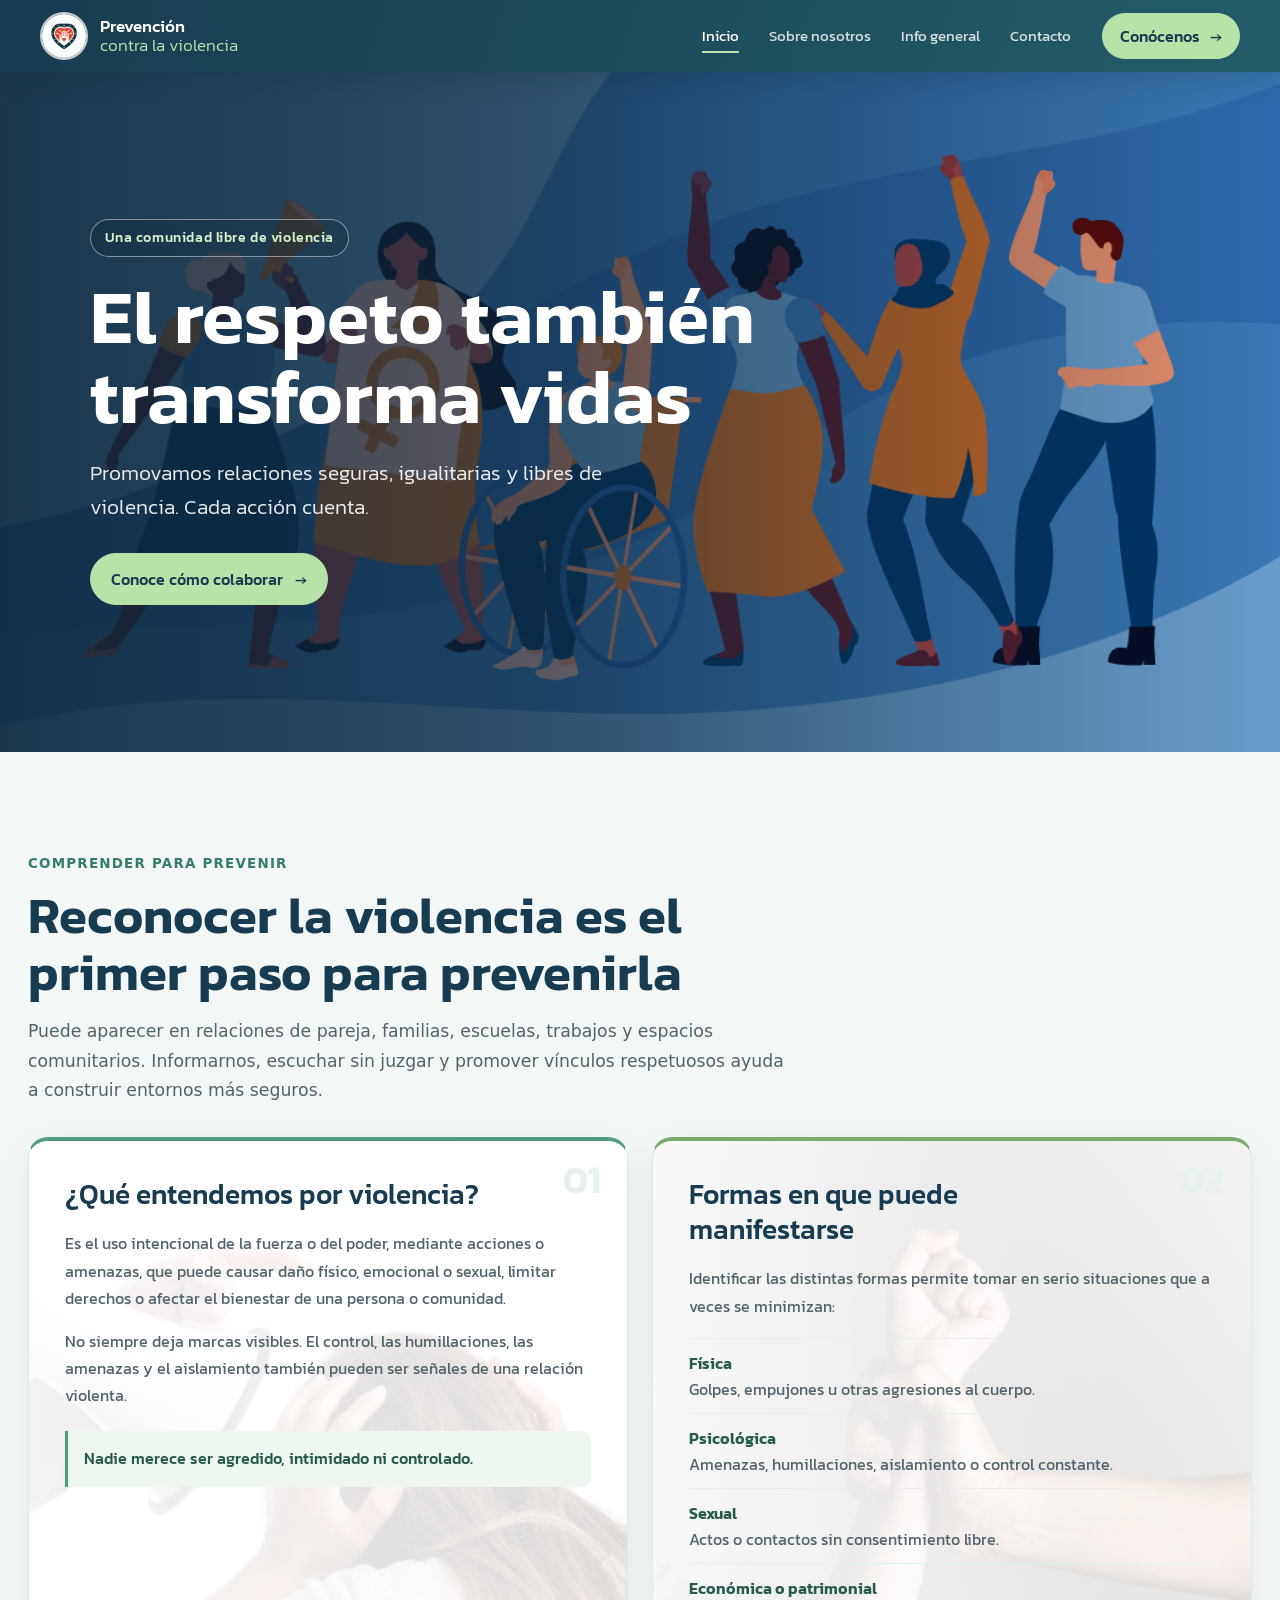
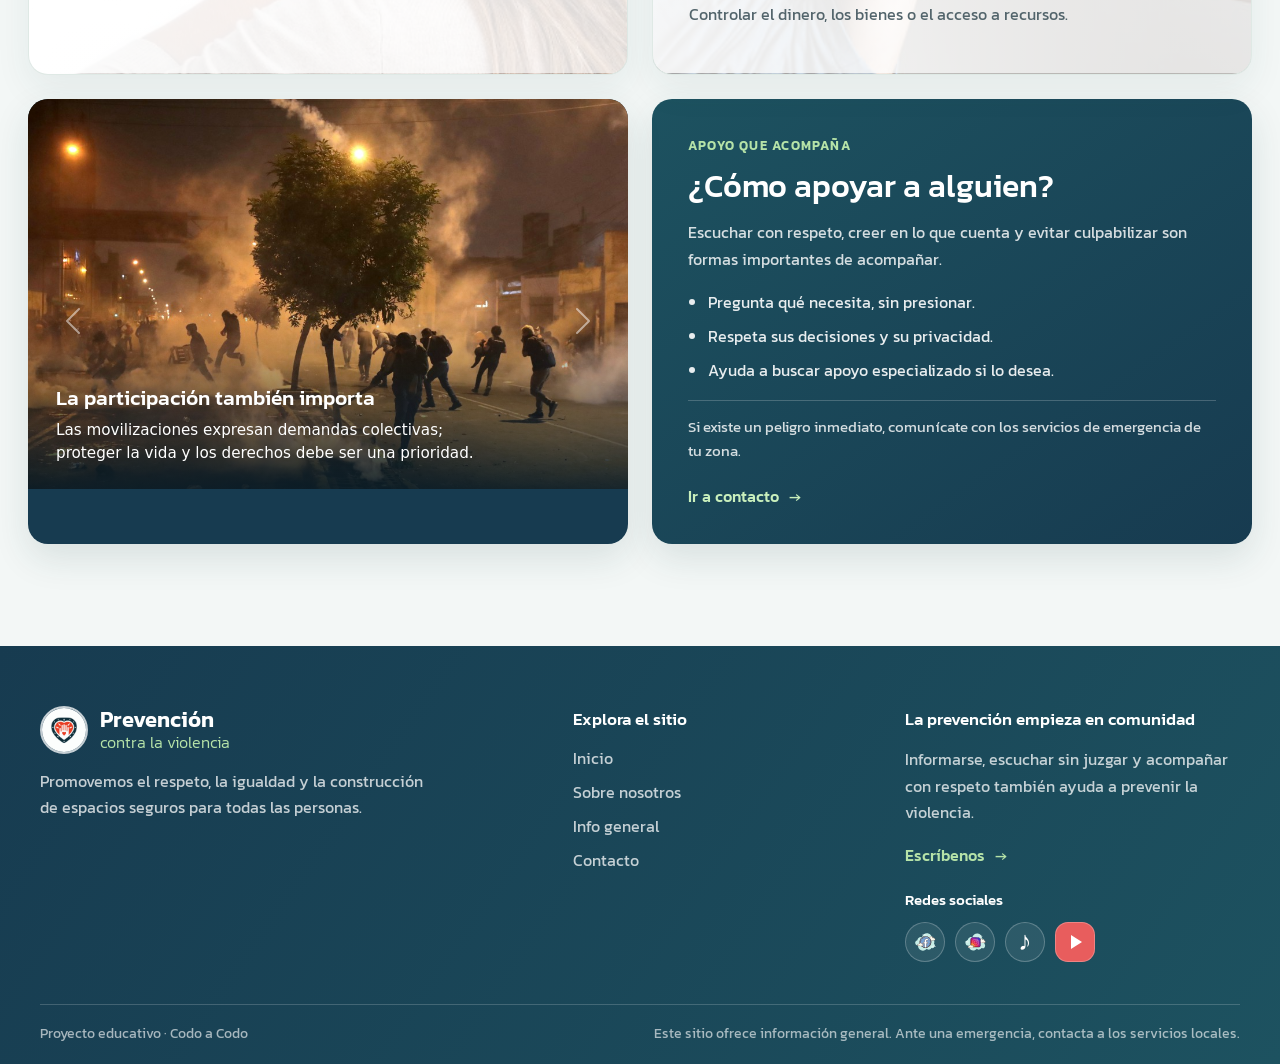
<file: index.html>
<!DOCTYPE html>
<html lang="es">
<head>
  <meta charset="UTF-8">
  <meta name="viewport" content="width=device-width, initial-scale=1.0">
  <meta http-equiv="refresh" content="0; url=./pages/Index.html">
  <link rel="canonical" href="./pages/Index.html">
  <title>Prevención contra la violencia</title>
</head>
<body>
  <p>Si no eres redirigido automáticamente, <a href="./pages/Index.html">abre el sitio</a>.</p>
</body>
</html>
</file>
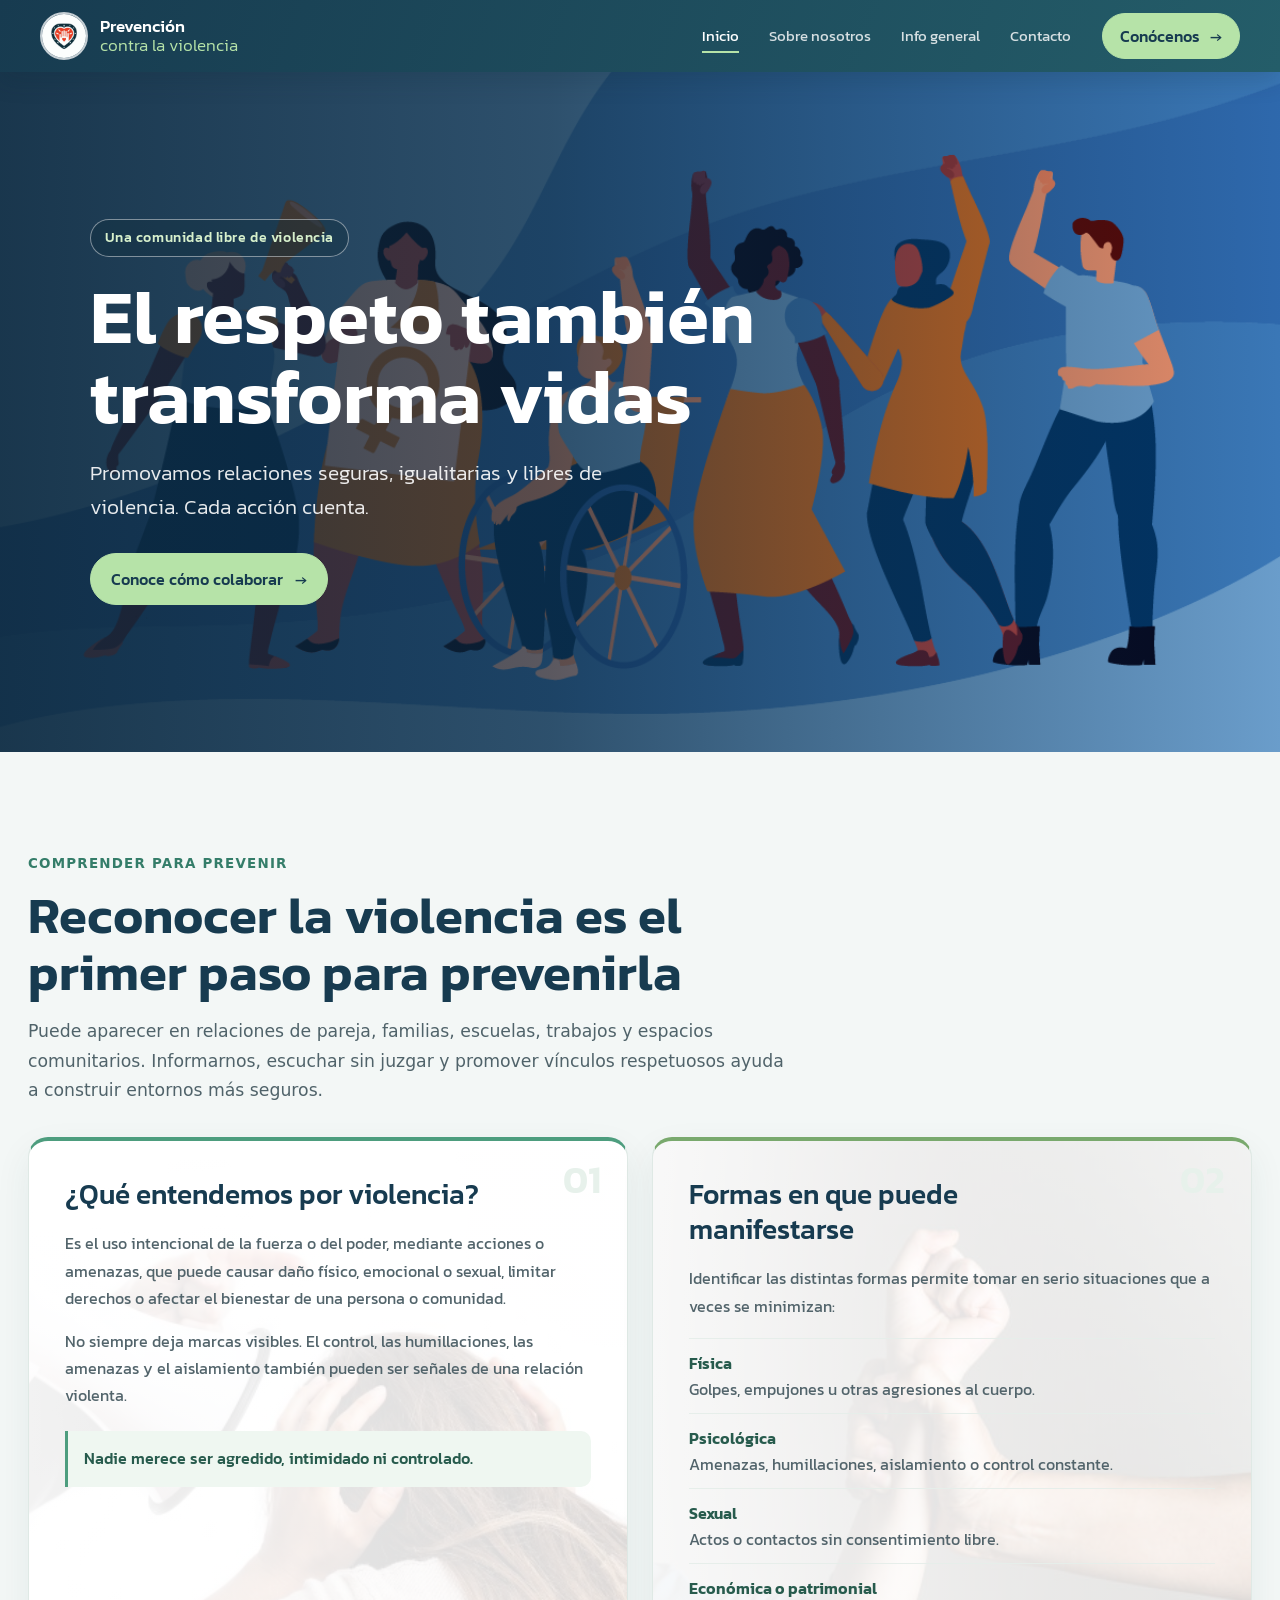
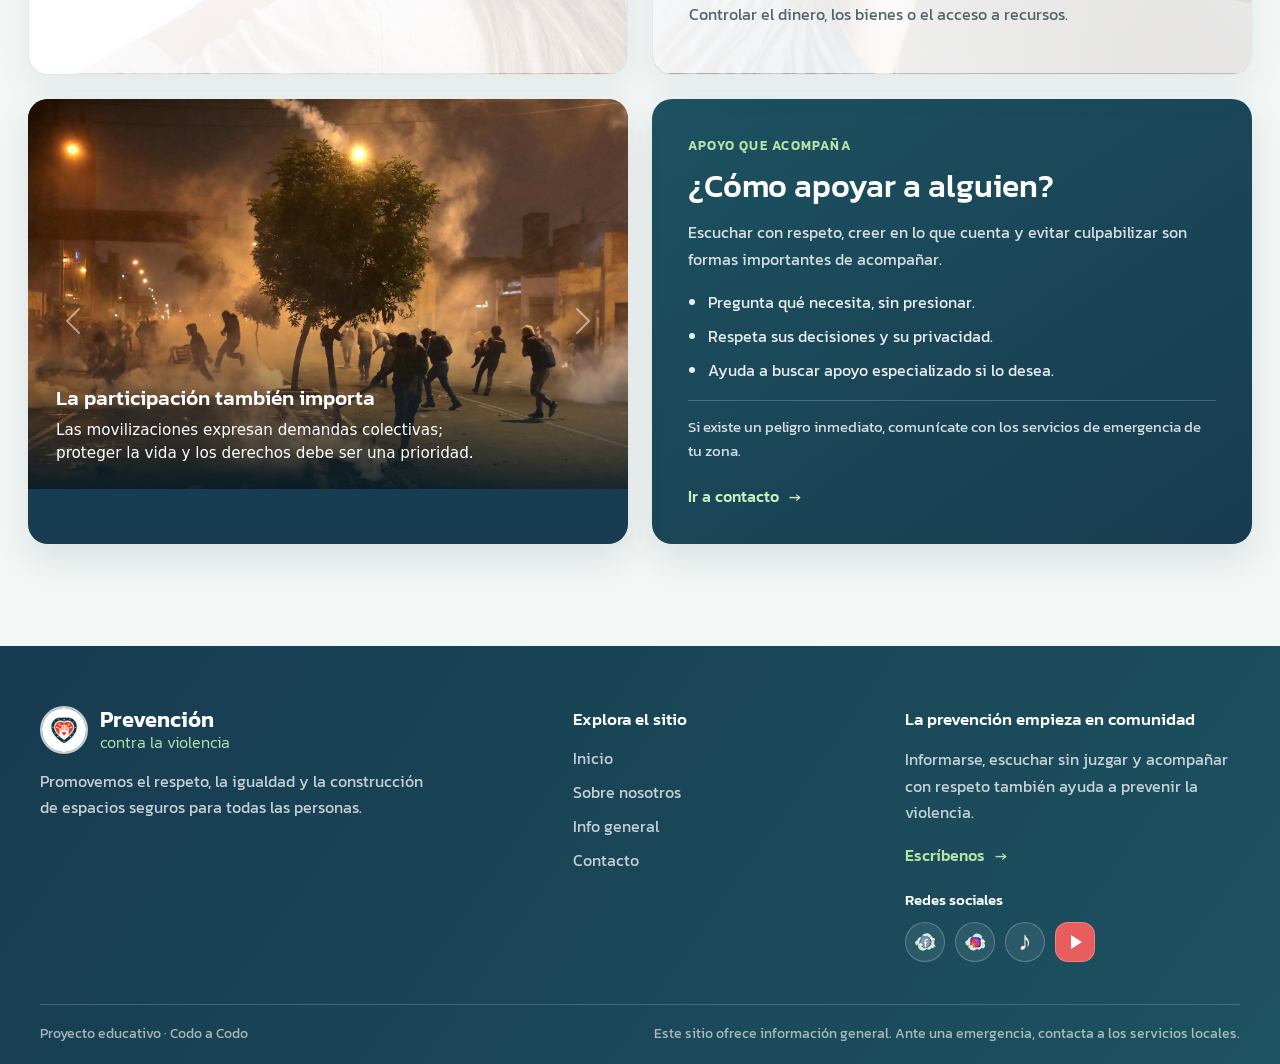
<file: pages/Index.html>
<!DOCTYPE html>
<html lang="es">
<head>
    <meta charset="UTF-8">
    <meta name="viewport" content="width=device-width, initial-scale=1.0">
    <title>Prevención de Violencia</title>
    <link rel="preconnect" href="https://fonts.googleapis.com">
    <link rel="preconnect" href="https://fonts.gstatic.com" crossorigin>
    <link href="https://fonts.googleapis.com/css2?family=Kanit:ital,wght@0,100;0,200;0,300;0,400;0,500;0,600;0,700;0,800;0,900;1,100;1,200;1,300;1,400;1,500;1,600;1,700;1,800;1,900&display=swap" rel="stylesheet">
    <link href="https://cdn.jsdelivr.net/npm/bootstrap@5.3.3/dist/css/bootstrap.min.css" rel="stylesheet">
    <script src="https://cdn.jsdelivr.net/npm/bootstrap@5.3.3/dist/js/bootstrap.bundle.min.js"></script>
    <link rel="stylesheet" href="./styles.css">
    <link rel="stylesheet" href="./site-header.css">
    <link rel="stylesheet" href="./site-footer.css">
</head>

<body>
    <!-- Header -->
    <header>
        <nav class="site-navbar" aria-label="Navegación principal">
          <div class="site-navbar-container">
            <a class="site-brand" href="./Index.html">
              <img src="../multimedia/_ea32f978-8f06-4795-a985-cf6ea9c8218f.jpeg" alt="" width="48" height="48">
              <span>Prevención <span class="brand-accent">contra la violencia</span></span>
            </a>
            <button class="nav-toggle" type="button" aria-controls="navbarSupportedContent" aria-expanded="false" aria-label="Abrir menú de navegación">
              <span></span>
              <span></span>
              <span></span>
            </button>
            <div class="site-menu" id="navbarSupportedContent">
              <ul class="site-nav-links">
                <li class="nav-item">
                  <a class="nav-link active" href="./Index.html" aria-current="page">Inicio</a>
                </li>
                <li class="nav-item">
                  <a class="nav-link" href="./Sobrenosotros.html">Sobre nosotros</a>
                </li>
                <li class="nav-item">
                  <a class="nav-link" href="./Infogeneral.html">Info general</a>
                </li>
                <li class="nav-item">
                  <a class="nav-link" href="./Contacto.html">Contacto</a>
                </li>
              </ul>
              <a class="header-cta" href="./Contacto.html">Conócenos <span aria-hidden="true">→</span></a>
            </div>
          </div>
        </nav>
</header>

    <!-- Sección Principal del Body - Home -->

<main id="home">
        <!-- Hero Section -->
        <section class="hero">
            <div class="hero-content">
                <p class="hero-eyebrow">Una comunidad libre de violencia</p>
                <h1>El respeto también transforma vidas</h1>
                <p>Promovamos relaciones seguras, igualitarias y libres de violencia. Cada acción cuenta.</p>
                <a class="hero-cta" href="./Contacto.html">Conoce cómo colaborar <span aria-hidden="true">→</span></a>
            </div>
        </section>

        <!-- Sección Secundaria -->

        <section class="secondary" aria-labelledby="prevenir-titulo">
            <div class="secondary-intro">
                <p class="section-eyebrow">Comprender para prevenir</p>
                <h2 id="prevenir-titulo">Reconocer la violencia es el primer paso para prevenirla</h2>
                <p>Puede aparecer en relaciones de pareja, familias, escuelas, trabajos y espacios comunitarios. Informarnos, escuchar sin juzgar y promover vínculos respetuosos ayuda a construir entornos más seguros.</p>
            </div>

            <article class="info-card left" aria-labelledby="violencia-titulo">
                <span class="info-card-number" aria-hidden="true">01</span>
                <h3 id="violencia-titulo">¿Qué entendemos por violencia?</h3>
                <p>Es el uso intencional de la fuerza o del poder, mediante acciones o amenazas, que puede causar daño físico, emocional o sexual, limitar derechos o afectar el bienestar de una persona o comunidad.</p>
                <p>No siempre deja marcas visibles. El control, las humillaciones, las amenazas y el aislamiento también pueden ser señales de una relación violenta.</p>
                <p class="card-takeaway">Nadie merece ser agredido, intimidado ni controlado.</p>
            </article>

            <article class="info-card right" aria-labelledby="tipos-titulo">
                <span class="info-card-number" aria-hidden="true">02</span>
                <h3 id="tipos-titulo">Formas en que puede manifestarse</h3>
                <p>Identificar las distintas formas permite tomar en serio situaciones que a veces se minimizan:</p>
                <ul class="violence-types">
                    <li><strong>Física</strong><span>Golpes, empujones u otras agresiones al cuerpo.</span></li>
                    <li><strong>Psicológica</strong><span>Amenazas, humillaciones, aislamiento o control constante.</span></li>
                    <li><strong>Sexual</strong><span>Actos o contactos sin consentimiento libre.</span></li>
                    <li><strong>Económica o patrimonial</strong><span>Controlar el dinero, los bienes o el acceso a recursos.</span></li>
                </ul>
            </article>

          <!-- Carrousel -->

          <div id="carouselExampleFade" class="carousel slide carousel-fade campaign-carousel" aria-label="Imágenes sobre participación y convivencia">
            <div class="carousel-inner">
              <div class="carousel-item active">
                <img src="PERU-PROTESTAS1.jpg" class="d-block w-100" alt="Manifestantes recorren una calle mientras se observa humo.">
                <div class="carousel-caption">
                  <h5>La participación también importa</h5>
                  <p>Las movilizaciones expresan demandas colectivas; proteger la vida y los derechos debe ser una prioridad.</p>
                </div>
              </div>
              <div class="carousel-item">
                <img src="protesta-21-1280x720.jpg" class="d-block w-100" alt="Personas participando en una manifestación pública.">
                <div class="carousel-caption">
                  <h5>Construir convivencia en comunidad</h5>
                  <p>La escucha, el diálogo y el respeto por las diferencias ayudan a resolver conflictos sin violencia.</p>
                </div>
              </div>
              <div class="carousel-item">
                <img src="indonesia-3.jpg" class="d-block w-100" alt="Grupo de personas reunidas en un espacio público.">
                <div class="carousel-caption">
                  <h5>Promover espacios seguros</h5>
                  <p>Prevenir también es no normalizar las agresiones y favorecer que todas las personas puedan participar.</p>
                </div>
              </div>
            </div>
            <button class="carousel-control-prev" type="button" data-bs-target="#carouselExampleFade" data-bs-slide="prev">
              <span class="carousel-control-prev-icon" aria-hidden="true"></span>
              <span class="visually-hidden">Previous</span>
            </button>
            <button class="carousel-control-next" type="button" data-bs-target="#carouselExampleFade" data-bs-slide="next">
              <span class="carousel-control-next-icon" aria-hidden="true"></span>
              <span class="visually-hidden">Next</span>
            </button>
          </div>
          

        <aside class="support-card" aria-labelledby="acompanar-titulo">
            <p class="section-eyebrow">Apoyo que acompaña</p>
            <h2 id="acompanar-titulo">¿Cómo apoyar a alguien?</h2>
            <p>Escuchar con respeto, creer en lo que cuenta y evitar culpabilizar son formas importantes de acompañar.</p>
            <ul>
                <li>Pregunta qué necesita, sin presionar.</li>
                <li>Respeta sus decisiones y su privacidad.</li>
                <li>Ayuda a buscar apoyo especializado si lo desea.</li>
            </ul>
            <p class="support-note">Si existe un peligro inmediato, comunícate con los servicios de emergencia de tu zona.</p>
            <a class="support-link" href="./Contacto.html">Ir a contacto <span aria-hidden="true">→</span></a>
            </aside>
        </section>
</main>

    <footer class="site-footer">
      <div class="footer-main">
        <div class="footer-brand">
          <a class="footer-brand-name" href="./Index.html">
            <img class="footer-brand-logo" src="../multimedia/_ea32f978-8f06-4795-a985-cf6ea9c8218f.jpeg" alt="" width="48" height="48">
            <span class="footer-brand-copy">Prevención <span>contra la violencia</span></span>
          </a>
          <p>Promovemos el respeto, la igualdad y la construcción de espacios seguros para todas las personas.</p>
        </div>
        <nav class="footer-nav" aria-label="Navegación del pie de página">
          <h2>Explora el sitio</h2>
          <ul>
            <li><a href="./Index.html">Inicio</a></li>
            <li><a href="./Sobrenosotros.html">Sobre nosotros</a></li>
            <li><a href="./Infogeneral.html">Info general</a></li>
            <li><a href="./Contacto.html">Contacto</a></li>
          </ul>
        </nav>
        <div class="footer-community">
          <h2>La prevención empieza en comunidad</h2>
          <p>Informarse, escuchar sin juzgar y acompañar con respeto también ayuda a prevenir la violencia.</p>
          <a class="footer-contact-link" href="./Contacto.html">Escríbenos <span aria-hidden="true">→</span></a>
          <div class="footer-socials">
            <h2>Redes sociales</h2>
            <div class="footer-social-icons" role="group" aria-label="Redes sociales del proyecto">
              <span class="footer-social-icon" role="img" aria-label="Facebook"><img src="../multimedia/icons8-facebook-nuevo.svg" alt=""></span>
              <span class="footer-social-icon" role="img" aria-label="Instagram"><img src="../multimedia/icons8-instagram.svg" alt=""></span>
              <span class="footer-social-icon footer-tiktok" role="img" aria-label="TikTok">♪</span>
              <span class="footer-social-icon footer-youtube" role="img" aria-label="YouTube"><span aria-hidden="true"></span></span>
            </div>
          </div>
        </div>
      </div>
      <div class="footer-bottom">
        <p>Proyecto educativo · Codo a Codo</p>
        <p>Este sitio ofrece información general. Ante una emergencia, contacta a los servicios locales.</p>
      </div>
    </footer>
    <script src="./navigation.js"></script>
</body>
</html>
</file>
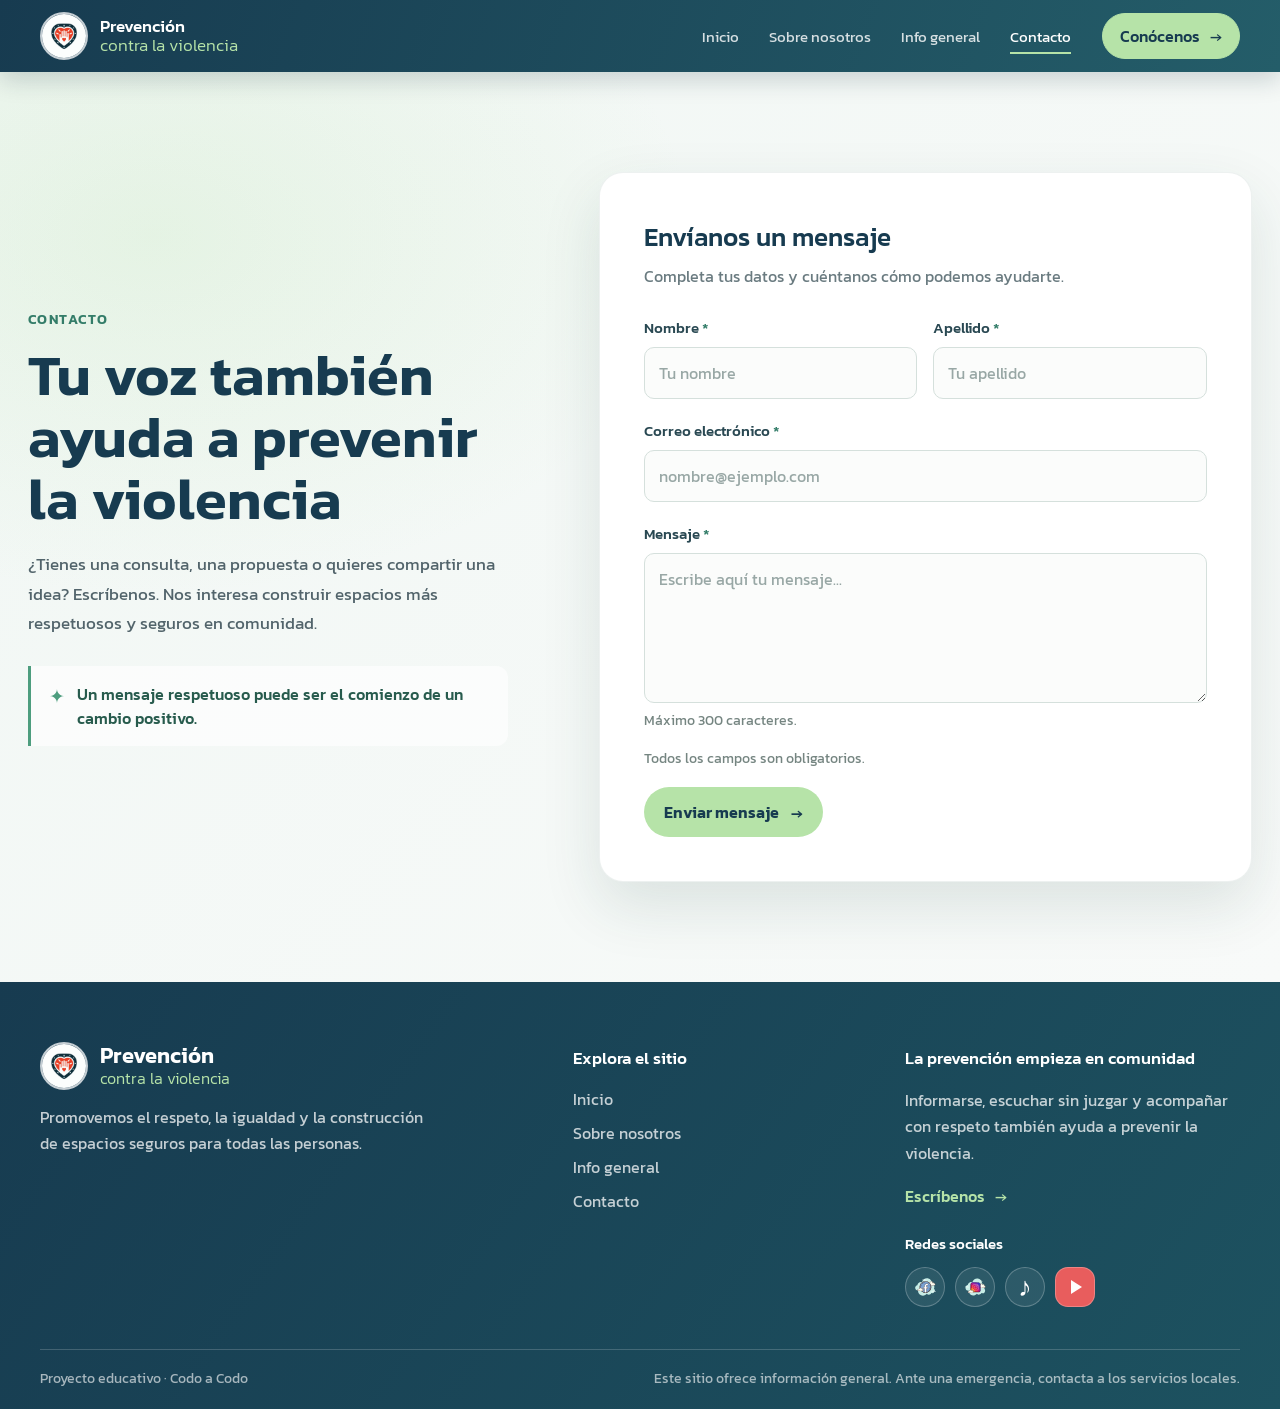
<file: pages/Contacto.html>
<!DOCTYPE html>
<html lang="es">
  <head>
    <meta charset="UTF-8">
    <meta name="viewport" content="width=device-width, initial-scale=1.0">
    <title>Prevención de Violencia</title>
    <link rel="preconnect" href="https://fonts.googleapis.com">
    <link rel="preconnect" href="https://fonts.gstatic.com" crossorigin>
    <link href="https://fonts.googleapis.com/css2?family=Kanit:ital,wght@0,100;0,200;0,300;0,400;0,500;0,600;0,700;0,800;0,900;1,100;1,200;1,300;1,400;1,500;1,600;1,700;1,800;1,900&display=swap" rel="stylesheet">
    <link rel="stylesheet" href="./Contacto.css">
    <link rel="stylesheet" href="./site-header.css">
    <link rel="stylesheet" href="./site-footer.css">

</head>
<body>

  <header>
    <nav class="site-navbar" aria-label="Navegación principal">
      <div class="site-navbar-container">
        <a class="site-brand" href="./Index.html">
          <img src="../multimedia/_ea32f978-8f06-4795-a985-cf6ea9c8218f.jpeg" alt="" width="48" height="48">
          <span>Prevención <span class="brand-accent">contra la violencia</span></span>
        </a>
        <button class="nav-toggle" type="button" aria-controls="navbarSupportedContent" aria-expanded="false" aria-label="Abrir menú de navegación">
          <span></span>
          <span></span>
          <span></span>
        </button>
        <div class="site-menu" id="navbarSupportedContent">
          <ul class="site-nav-links">
            <li><a class="nav-link" href="./Index.html">Inicio</a></li>
            <li><a class="nav-link" href="./Sobrenosotros.html">Sobre nosotros</a></li>
            <li><a class="nav-link" href="./Infogeneral.html">Info general</a></li>
            <li><a class="nav-link active" href="./Contacto.html" aria-current="page">Contacto</a></li>
          </ul>
          <a class="header-cta" href="./Contacto.html">Conócenos <span aria-hidden="true">→</span></a>
        </div>
      </div>
    </nav>
  </header>
                         
      
    
<main class="contact-page">
    <section id="formulario" class="contact-section" aria-labelledby="contact-title">
      <div class="contact-intro">
        <p class="contact-eyebrow">Contacto</p>
        <h1 id="contact-title">Tu voz también ayuda a prevenir la violencia</h1>
        <p>¿Tienes una consulta, una propuesta o quieres compartir una idea? Escríbenos. Nos interesa construir espacios más respetuosos y seguros en comunidad.</p>
        <div class="contact-reminder">
          <span aria-hidden="true">✦</span>
          <p>Un mensaje respetuoso puede ser el comienzo de un cambio positivo.</p>
        </div>
      </div>

      <div class="contact-card">
        <div class="contact-card-heading">
          <h2>Envíanos un mensaje</h2>
          <p>Completa tus datos y cuéntanos cómo podemos ayudarte.</p>
        </div>
        <form action="#" method="post">
          <div class="contact-field-grid">
            <div class="contact-field">
              <label for="nombre">Nombre <span aria-hidden="true">*</span></label>
              <input type="text" id="nombre" name="nombre" autocomplete="given-name" placeholder="Tu nombre" required>
            </div>

            <div class="contact-field">
              <label for="apellido">Apellido <span aria-hidden="true">*</span></label>
              <input type="text" id="apellido" name="apellido" autocomplete="family-name" placeholder="Tu apellido" required>
            </div>

            <div class="contact-field contact-field-wide">
              <label for="email">Correo electrónico <span aria-hidden="true">*</span></label>
              <input type="email" id="email" name="email" autocomplete="email" placeholder="nombre@ejemplo.com" required>
            </div>

            <div class="contact-field contact-field-wide">
              <label for="mensaje">Mensaje <span aria-hidden="true">*</span></label>
              <textarea id="mensaje" name="mensaje" rows="5" maxlength="300" aria-describedby="mensaje-ayuda" placeholder="Escribe aquí tu mensaje..." required></textarea>
              <p class="contact-field-help" id="mensaje-ayuda">Máximo 300 caracteres.</p>
            </div>
          </div>

          <p class="contact-form-note">Todos los campos son obligatorios.</p>
          <button class="contact-submit" type="submit">Enviar mensaje <span aria-hidden="true">→</span></button>
        </form>
      </div>
    </section>
</main>


    <footer class="site-footer">
      <div class="footer-main">
        <div class="footer-brand">
          <a class="footer-brand-name" href="./Index.html">
            <img class="footer-brand-logo" src="../multimedia/_ea32f978-8f06-4795-a985-cf6ea9c8218f.jpeg" alt="" width="48" height="48">
            <span class="footer-brand-copy">Prevención <span>contra la violencia</span></span>
          </a>
          <p>Promovemos el respeto, la igualdad y la construcción de espacios seguros para todas las personas.</p>
        </div>
        <nav class="footer-nav" aria-label="Navegación del pie de página">
          <h2>Explora el sitio</h2>
          <ul>
            <li><a href="./Index.html">Inicio</a></li>
            <li><a href="./Sobrenosotros.html">Sobre nosotros</a></li>
            <li><a href="./Infogeneral.html">Info general</a></li>
            <li><a href="./Contacto.html">Contacto</a></li>
          </ul>
        </nav>
        <div class="footer-community">
          <h2>La prevención empieza en comunidad</h2>
          <p>Informarse, escuchar sin juzgar y acompañar con respeto también ayuda a prevenir la violencia.</p>
          <a class="footer-contact-link" href="./Contacto.html">Escríbenos <span aria-hidden="true">→</span></a>
          <div class="footer-socials">
            <h2>Redes sociales</h2>
            <div class="footer-social-icons" role="group" aria-label="Redes sociales del proyecto">
              <span class="footer-social-icon" role="img" aria-label="Facebook"><img src="../multimedia/icons8-facebook-nuevo.svg" alt=""></span>
              <span class="footer-social-icon" role="img" aria-label="Instagram"><img src="../multimedia/icons8-instagram.svg" alt=""></span>
              <span class="footer-social-icon footer-tiktok" role="img" aria-label="TikTok">♪</span>
              <span class="footer-social-icon footer-youtube" role="img" aria-label="YouTube"><span aria-hidden="true"></span></span>
            </div>
          </div>
        </div>
      </div>
      <div class="footer-bottom">
        <p>Proyecto educativo · Codo a Codo</p>
        <p>Este sitio ofrece información general. Ante una emergencia, contacta a los servicios locales.</p>
      </div>
    </footer>
    <script src="./navigation.js"></script>
</body>
</html>
</file>
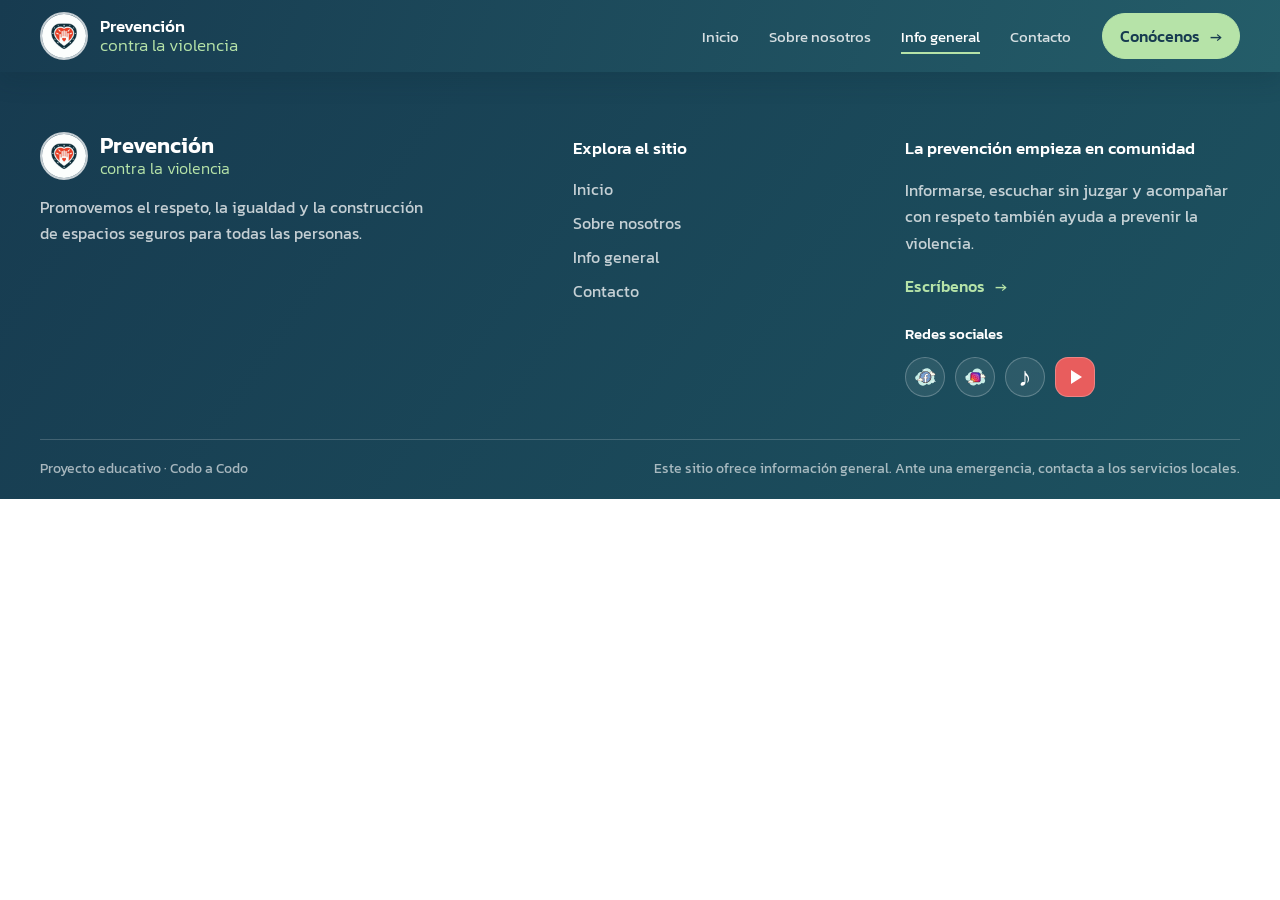
<file: pages/Infogeneral.html>
<!DOCTYPE html>
<html lang="es">
  <head>
    <meta charset="UTF-8">
    <meta name="viewport" content="width=device-width, initial-scale=1.0">
    <title>Prevención de Violencia</title>
    <link rel="preconnect" href="https://fonts.googleapis.com">
    <link rel="preconnect" href="https://fonts.gstatic.com" crossorigin>
    <link href="https://fonts.googleapis.com/css2?family=Kanit:ital,wght@0,100;0,200;0,300;0,400;0,500;0,600;0,700;0,800;0,900;1,100;1,200;1,300;1,400;1,500;1,600;1,700;1,800;1,900&display=swap" rel="stylesheet">
    <link rel="stylesheet" href="./Infogeneral.css">
    <link rel="stylesheet" href="./site-header.css">
    <link rel="stylesheet" href="./site-footer.css">

</head>
<body>

  <header>
    <nav class="site-navbar" aria-label="Navegación principal">
      <div class="site-navbar-container">
        <a class="site-brand" href="./Index.html">
          <img src="../multimedia/_ea32f978-8f06-4795-a985-cf6ea9c8218f.jpeg" alt="" width="48" height="48">
          <span>Prevención <span class="brand-accent">contra la violencia</span></span>
        </a>
        <button class="nav-toggle" type="button" aria-controls="navbarSupportedContent" aria-expanded="false" aria-label="Abrir menú de navegación">
          <span></span>
          <span></span>
          <span></span>
        </button>
        <div class="site-menu" id="navbarSupportedContent">
          <ul class="site-nav-links">
            <li><a class="nav-link" href="./Index.html">Inicio</a></li>
            <li><a class="nav-link" href="./Sobrenosotros.html">Sobre nosotros</a></li>
            <li><a class="nav-link active" href="./Infogeneral.html" aria-current="page">Info general</a></li>
            <li><a class="nav-link" href="./Contacto.html">Contacto</a></li>
          </ul>
          <a class="header-cta" href="./Contacto.html">Conócenos <span aria-hidden="true">→</span></a>
        </div>
      </div>
    </nav>
  </header>

    
                         
      
    
<main>

    <section>

        
    </section>

</main>

    <footer class="site-footer">
      <div class="footer-main">
        <div class="footer-brand">
          <a class="footer-brand-name" href="./Index.html">
            <img class="footer-brand-logo" src="../multimedia/_ea32f978-8f06-4795-a985-cf6ea9c8218f.jpeg" alt="" width="48" height="48">
            <span class="footer-brand-copy">Prevención <span>contra la violencia</span></span>
          </a>
          <p>Promovemos el respeto, la igualdad y la construcción de espacios seguros para todas las personas.</p>
        </div>
        <nav class="footer-nav" aria-label="Navegación del pie de página">
          <h2>Explora el sitio</h2>
          <ul>
            <li><a href="./Index.html">Inicio</a></li>
            <li><a href="./Sobrenosotros.html">Sobre nosotros</a></li>
            <li><a href="./Infogeneral.html">Info general</a></li>
            <li><a href="./Contacto.html">Contacto</a></li>
          </ul>
        </nav>
        <div class="footer-community">
          <h2>La prevención empieza en comunidad</h2>
          <p>Informarse, escuchar sin juzgar y acompañar con respeto también ayuda a prevenir la violencia.</p>
          <a class="footer-contact-link" href="./Contacto.html">Escríbenos <span aria-hidden="true">→</span></a>
          <div class="footer-socials">
            <h2>Redes sociales</h2>
            <div class="footer-social-icons" role="group" aria-label="Redes sociales del proyecto">
              <span class="footer-social-icon" role="img" aria-label="Facebook"><img src="../multimedia/icons8-facebook-nuevo.svg" alt=""></span>
              <span class="footer-social-icon" role="img" aria-label="Instagram"><img src="../multimedia/icons8-instagram.svg" alt=""></span>
              <span class="footer-social-icon footer-tiktok" role="img" aria-label="TikTok">♪</span>
              <span class="footer-social-icon footer-youtube" role="img" aria-label="YouTube"><span aria-hidden="true"></span></span>
            </div>
          </div>
        </div>
      </div>
      <div class="footer-bottom">
        <p>Proyecto educativo · Codo a Codo</p>
        <p>Este sitio ofrece información general. Ante una emergencia, contacta a los servicios locales.</p>
      </div>
    </footer>
    <script src="./navigation.js"></script>
</body>
</html>
</file>
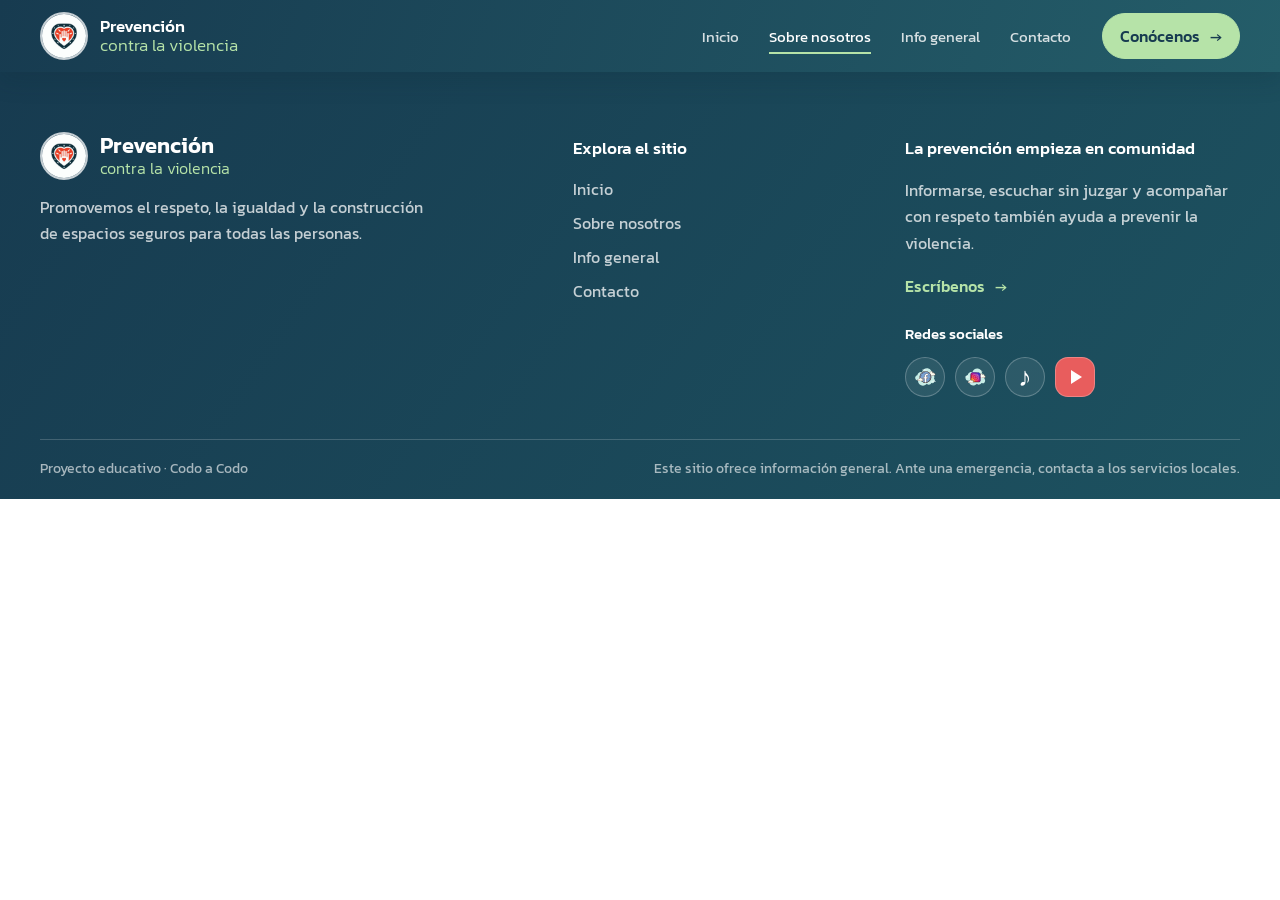
<file: pages/Sobrenosotros.html>
<!DOCTYPE html>
<html lang="es">
  <head>
    <meta charset="UTF-8">
    <meta name="viewport" content="width=device-width, initial-scale=1.0">
    <title>Prevención de Violencia</title>
    <link rel="preconnect" href="https://fonts.googleapis.com">
    <link rel="preconnect" href="https://fonts.gstatic.com" crossorigin>
    <link href="https://fonts.googleapis.com/css2?family=Kanit:ital,wght@0,100;0,200;0,300;0,400;0,500;0,600;0,700;0,800;0,900;1,100;1,200;1,300;1,400;1,500;1,600;1,700;1,800;1,900&display=swap" rel="stylesheet">
    <link rel="stylesheet" href="./Sobrenosotros.css">
    <link rel="stylesheet" href="./site-header.css">
    <link rel="stylesheet" href="./site-footer.css">

</head>
<body>

  <header>
    <nav class="site-navbar" aria-label="Navegación principal">
      <div class="site-navbar-container">
        <a class="site-brand" href="./Index.html">
          <img src="../multimedia/_ea32f978-8f06-4795-a985-cf6ea9c8218f.jpeg" alt="" width="48" height="48">
          <span>Prevención <span class="brand-accent">contra la violencia</span></span>
        </a>
        <button class="nav-toggle" type="button" aria-controls="navbarSupportedContent" aria-expanded="false" aria-label="Abrir menú de navegación">
          <span></span>
          <span></span>
          <span></span>
        </button>
        <div class="site-menu" id="navbarSupportedContent">
          <ul class="site-nav-links">
            <li><a class="nav-link" href="./Index.html">Inicio</a></li>
            <li><a class="nav-link active" href="./Sobrenosotros.html" aria-current="page">Sobre nosotros</a></li>
            <li><a class="nav-link" href="./Infogeneral.html">Info general</a></li>
            <li><a class="nav-link" href="./Contacto.html">Contacto</a></li>
          </ul>
          <a class="header-cta" href="./Contacto.html">Conócenos <span aria-hidden="true">→</span></a>
        </div>
      </div>
    </nav>
  </header>

    
                         
      
    
<main>

    <section>

        
    </section>

</main>


    <footer class="site-footer">
      <div class="footer-main">
        <div class="footer-brand">
          <a class="footer-brand-name" href="./Index.html">
            <img class="footer-brand-logo" src="../multimedia/_ea32f978-8f06-4795-a985-cf6ea9c8218f.jpeg" alt="" width="48" height="48">
            <span class="footer-brand-copy">Prevención <span>contra la violencia</span></span>
          </a>
          <p>Promovemos el respeto, la igualdad y la construcción de espacios seguros para todas las personas.</p>
        </div>
        <nav class="footer-nav" aria-label="Navegación del pie de página">
          <h2>Explora el sitio</h2>
          <ul>
            <li><a href="./Index.html">Inicio</a></li>
            <li><a href="./Sobrenosotros.html">Sobre nosotros</a></li>
            <li><a href="./Infogeneral.html">Info general</a></li>
            <li><a href="./Contacto.html">Contacto</a></li>
          </ul>
        </nav>
        <div class="footer-community">
          <h2>La prevención empieza en comunidad</h2>
          <p>Informarse, escuchar sin juzgar y acompañar con respeto también ayuda a prevenir la violencia.</p>
          <a class="footer-contact-link" href="./Contacto.html">Escríbenos <span aria-hidden="true">→</span></a>
          <div class="footer-socials">
            <h2>Redes sociales</h2>
            <div class="footer-social-icons" role="group" aria-label="Redes sociales del proyecto">
              <span class="footer-social-icon" role="img" aria-label="Facebook"><img src="../multimedia/icons8-facebook-nuevo.svg" alt=""></span>
              <span class="footer-social-icon" role="img" aria-label="Instagram"><img src="../multimedia/icons8-instagram.svg" alt=""></span>
              <span class="footer-social-icon footer-tiktok" role="img" aria-label="TikTok">♪</span>
              <span class="footer-social-icon footer-youtube" role="img" aria-label="YouTube"><span aria-hidden="true"></span></span>
            </div>
          </div>
        </div>
      </div>
      <div class="footer-bottom">
        <p>Proyecto educativo · Codo a Codo</p>
        <p>Este sitio ofrece información general. Ante una emergencia, contacta a los servicios locales.</p>
      </div>
    </footer>
    <script src="./navigation.js"></script>
</body>
</html>
</file>
<file: pages/styles.css>
/* Reset de estilos */
* {
    margin: 0;
    padding: 0;
    box-sizing: border-box;
}
  
/* Hero de inicio */
.hero {
    display: flex;
    min-height: min(680px, calc(100vh - 72px));
    align-items: center;
    padding: clamp(72px, 9vw, 128px) max(7vw, 24px);
    background-image:
        linear-gradient(90deg, rgba(13, 39, 58, 0.88) 0%, rgba(13, 39, 58, 0.68) 43%, rgba(13, 39, 58, 0.08) 100%),
        url("../multimedia/01_Unite%20Campaign%20HeroBanner-02.png");
    background-position: center;
    background-size: cover;
    color: #fff;
    font-family: "Kanit", sans-serif;
}

.hero-content {
    width: min(100%, 720px);
}

.hero-eyebrow {
    display: inline-flex;
    margin-bottom: 20px;
    padding: 7px 14px;
    border: 1px solid rgba(255, 255, 255, 0.45);
    border-radius: 999px;
    color: #d7f0cc;
    background: rgba(15, 44, 58, 0.35);
    font-size: 0.9rem;
    font-weight: 500;
    letter-spacing: 0.04em;
}

.hero h1 {
    max-width: 700px;
    margin-bottom: 20px;
    font-size: clamp(2.8rem, 6vw, 5rem);
    font-weight: 600;
    line-height: 1.04;
    text-wrap: balance;
}

.hero-content > p:not(.hero-eyebrow) {
    max-width: 570px;
    margin-bottom: 30px;
    color: rgba(255, 255, 255, 0.9);
    font-size: clamp(1.05rem, 2vw, 1.3rem);
    font-weight: 300;
    line-height: 1.6;
}

.hero-cta {
    display: inline-flex;
    align-items: center;
    gap: 12px;
    padding: 13px 20px;
    border: 1px solid #b6e3a8;
    border-radius: 999px;
    color: #173b50;
    background: #b6e3a8;
    font-size: 1rem;
    font-weight: 500;
    text-decoration: none;
    transition: background-color 160ms ease, transform 160ms ease;
}

.hero-cta:hover,
.hero-cta:focus-visible {
    color: #173b50;
    background: #d0efc6;
    transform: translateY(-2px);
}

/* Sección informativa */
.secondary {
    display: grid;
    max-width: 1280px;
    grid-template-columns: repeat(2, minmax(0, 1fr));
    gap: 24px;
    margin: 0 auto;
    padding: clamp(64px, 8vw, 104px) 28px;
    background: #f3f7f6;
}

.secondary-intro {
    grid-column: 1 / -1;
    max-width: 850px;
    margin-bottom: 8px;
}

.section-eyebrow {
    margin-bottom: 12px;
    color: #347d69;
    font-size: 0.84rem;
    font-weight: 600;
    letter-spacing: 0.09em;
    text-transform: uppercase;
}

.secondary-intro h2 {
    margin-bottom: 16px;
    color: #173b50;
    font-family: "Kanit", sans-serif;
    font-size: clamp(2rem, 4vw, 3.25rem);
    font-weight: 600;
    line-height: 1.12;
    text-wrap: balance;
}

.secondary-intro > p:last-child {
    max-width: 760px;
    margin-bottom: 0;
    color: #50636a;
    font-size: 1.08rem;
    line-height: 1.7;
}

.info-card {
    position: relative;
    min-width: 0;
    padding: clamp(24px, 3vw, 36px);
    overflow: hidden;
    border: 1px solid #dfe9e5;
    border-top: 4px solid #4d9d7e;
    border-radius: 20px;
    background: #fff;
    box-shadow: 0 14px 36px rgba(25, 67, 64, 0.07);
    font-family: "Kanit", sans-serif;
}

.info-card.left {
    background-image:
        linear-gradient(90deg, rgba(255, 255, 255, 0.95), rgba(255, 255, 255, 0.84)),
        url("./Violencia%20en%20el%20trabajo-min.jpg");
    background-position: center, right center;
    background-size: cover;
}

.info-card.right {
    background-image:
        linear-gradient(90deg, rgba(255, 255, 255, 0.95), rgba(255, 255, 255, 0.84)),
        url("./istockphoto-1349240822-612x612.jpg");
    background-position: center, center;
    background-size: cover;
}

.info-card.right {
    border-top-color: #79a96d;
}

.info-card-number {
    position: absolute;
    top: 20px;
    right: 26px;
    color: #e7f1eb;
    font-size: 2.4rem;
    font-weight: 600;
    line-height: 1;
}

.info-card h3 {
    position: relative;
    max-width: 80%;
    margin-bottom: 18px;
    color: #173b50;
    font-size: clamp(1.35rem, 2.4vw, 1.75rem);
    font-weight: 500;
    line-height: 1.25;
}

.info-card > p {
    color: #52646b;
    font-size: 1rem;
    line-height: 1.7;
}

.card-takeaway {
    margin: 22px 0 0;
    padding: 14px 16px;
    border-left: 3px solid #4d9d7e;
    border-radius: 0 10px 10px 0;
    background: #eff7f1;
    color: #275b4d !important;
    font-weight: 500;
}

.violence-types {
    margin: 18px 0 0;
    padding: 0;
    list-style: none;
}

.violence-types li {
    padding: 12px 0;
    border-top: 1px solid #e6eeea;
    color: #52646b;
    line-height: 1.5;
}

.violence-types strong,
.violence-types span {
    display: block;
}

.violence-types strong {
    margin-bottom: 2px;
    color: #275b4d;
    font-weight: 600;
}

.campaign-carousel {
    min-width: 0;
    overflow: hidden;
    border-radius: 20px;
    background: #173b50;
    box-shadow: 0 14px 36px rgba(25, 67, 64, 0.12);
}

.campaign-carousel .carousel-item img {
    width: 100%;
    height: 100%;
    min-height: 390px;
    max-height: 430px;
    object-fit: cover;
}

.campaign-carousel .carousel-caption {
    right: 0;
    bottom: 0;
    left: 0;
    padding: 72px 28px 24px;
    text-align: left;
    background: linear-gradient(transparent, rgba(8, 28, 40, 0.92));
}

.campaign-carousel .carousel-caption h5 {
    margin-bottom: 8px;
    font-family: "Kanit", sans-serif;
    font-size: 1.3rem;
    font-weight: 500;
}

.campaign-carousel .carousel-caption p {
    max-width: 440px;
    margin: 0;
    font-size: 0.95rem;
    line-height: 1.5;
}

.support-card {
    padding: clamp(24px, 3vw, 36px);
    border-radius: 20px;
    color: #fff;
    background: linear-gradient(145deg, #1d5260, #173b50);
    box-shadow: 0 14px 36px rgba(25, 67, 64, 0.12);
    font-family: "Kanit", sans-serif;
}

.support-card .section-eyebrow {
    color: #b6e3a8;
}

.support-card h2 {
    margin-bottom: 14px;
    font-size: clamp(1.5rem, 2.5vw, 2rem);
    font-weight: 500;
    line-height: 1.2;
}

.support-card > p:not(.section-eyebrow) {
    color: rgba(255, 255, 255, 0.82);
    line-height: 1.65;
}

.support-card ul {
    display: grid;
    gap: 10px;
    margin: 18px 0;
    padding-left: 20px;
    color: rgba(255, 255, 255, 0.9);
    line-height: 1.5;
}

.support-note {
    padding-top: 14px;
    border-top: 1px solid rgba(255, 255, 255, 0.2);
    font-size: 0.92rem;
}

.support-link {
    display: inline-flex;
    align-items: center;
    gap: 10px;
    margin-top: 4px;
    color: #c9efbc;
    font-weight: 500;
    text-decoration: none;
}

.support-link:hover,
.support-link:focus-visible {
    color: #fff;
    text-decoration: underline;
}

/* Estilos para pantallas pequeñas */
@media screen and (max-width: 768px) {
    main {
        grid-template-columns: 1fr; /* Una sola columna en dispositivos móviles */
    }
    .secondary{
      background-size: auto;
      padding: 60px 0;
      grid-column: 1; /* Span quitado para que ocupen solo una columna */
    }

    .secondary {
        grid-template-columns: minmax(0, 1fr);
        gap: 18px;
        padding: 56px 20px;
    }

    .secondary-intro,
    .info-card,
    .campaign-carousel,
    .support-card {
        grid-column: 1;
    }

    .info-card {
        padding: 25px 22px;
    }

    .campaign-carousel .carousel-item img {
        min-height: 330px;
    }

    .campaign-carousel .carousel-caption {
        padding: 54px 20px 20px;
    }

    .hero {
        min-height: 560px;
        padding: 72px 24px;
        background-position: 57% center;
        background-image:
            linear-gradient(90deg, rgba(13, 39, 58, 0.88), rgba(13, 39, 58, 0.48)),
            url("../multimedia/01_Unite%20Campaign%20HeroBanner-02.png");
    }
}
</file>
<file: pages/site-header.css>
header {
    position: sticky;
    top: 0;
    z-index: 1030;
    margin: 0;
    padding: 0;
    background: linear-gradient(110deg, #173b50, #245d69);
    box-shadow: 0 8px 24px rgba(13, 39, 50, 0.18);
}

header .site-navbar {
    padding: 12px 24px;
    background: transparent;
}

.site-navbar-container {
    display: flex;
    max-width: 1200px;
    align-items: center;
    justify-content: space-between;
    gap: 24px;
    margin: 0 auto;
}

.site-brand {
    display: inline-flex;
    align-items: center;
    gap: 12px;
    margin: 0;
    padding: 0;
    color: #fff;
    background: transparent;
    font-family: "Kanit", sans-serif;
    font-size: 1.05rem;
    font-weight: 500;
    line-height: 1.15;
    text-decoration: none;
    text-transform: none;
    white-space: normal;
}

.site-brand img {
    flex: 0 0 auto;
    border: 2px solid rgba(255, 255, 255, 0.75);
    border-radius: 50%;
    object-fit: cover;
}

.site-brand:hover,
.site-brand:focus {
    color: #fff;
    text-decoration: none;
}

.brand-accent {
    display: block;
    color: #b6e3a8;
    font-weight: 300;
}

.site-menu {
    display: flex;
    align-items: center;
    margin-left: auto;
}

.site-nav-links {
    display: flex;
    gap: 4px;
    align-items: center;
    margin: 0;
    padding: 0;
    list-style: none;
}

.site-nav-links .nav-link {
    position: relative;
    display: block;
    padding: 10px 13px;
    color: rgba(255, 255, 255, 0.82);
    font-family: "Kanit", sans-serif;
    font-size: 0.95rem;
    font-weight: 400;
    text-transform: none;
    text-decoration: none;
    transition: color 160ms ease;
}

.site-nav-links .nav-link:hover,
.site-nav-links .nav-link:focus,
.site-nav-links .nav-link.active {
    color: #fff;
}

.site-nav-links .nav-link::after {
    position: absolute;
    right: 13px;
    bottom: 4px;
    left: 13px;
    height: 2px;
    background: #b6e3a8;
    content: "";
    transform: scaleX(0);
    transform-origin: left;
    transition: transform 160ms ease;
}

.site-nav-links .nav-link:hover::after,
.site-nav-links .nav-link:focus-visible::after,
.site-nav-links .nav-link.active::after {
    transform: scaleX(1);
}

.header-cta {
    display: inline-flex;
    align-items: center;
    gap: 10px;
    margin-left: 18px;
    padding: 10px 17px;
    border: 1px solid #b6e3a8;
    border-radius: 999px;
    color: #173b50;
    background: #b6e3a8;
    font-family: "Kanit", sans-serif;
    font-weight: 500;
    text-decoration: none;
    transition: background-color 160ms ease, transform 160ms ease;
}

.header-cta:hover,
.header-cta:focus-visible {
    color: #173b50;
    background: #d0efc6;
    transform: translateY(-1px);
}

.nav-toggle {
    display: none;
    width: 44px;
    height: 42px;
    flex-direction: column;
    align-items: center;
    justify-content: center;
    gap: 5px;
    border: 1px solid rgba(255, 255, 255, 0.55);
    border-radius: 8px;
    background: transparent;
    cursor: pointer;
}

.nav-toggle span {
    width: 20px;
    height: 2px;
    border-radius: 2px;
    background: #fff;
}

@media (max-width: 991.98px) {
    header .site-navbar {
        padding: 12px 20px;
    }

    .site-navbar-container {
        flex-wrap: wrap;
        gap: 0;
    }

    .nav-toggle {
        display: flex;
        margin-left: auto;
    }

    .site-menu {
        display: none;
        width: 100%;
        flex-direction: column;
        align-items: stretch;
        padding: 14px 0 4px;
    }

    .site-menu.is-open {
        display: flex;
    }

    .site-nav-links {
        flex-direction: column;
        align-items: stretch;
        gap: 0;
    }

    .site-nav-links .nav-link {
        padding: 9px 0;
    }

    .site-nav-links .nav-link::after {
        right: auto;
        bottom: 3px;
        left: 0;
        width: 42px;
    }

    .header-cta {
        align-self: flex-start;
        margin: 12px 0 0;
    }
}
</file>
<file: pages/site-footer.css>
.site-footer {
    padding: 60px 24px 20px;
    color: #fff;
    background: linear-gradient(125deg, #173b50, #1d5260);
    font-family: "Kanit", sans-serif;
    text-align: left;
}

.footer-main,
.footer-bottom {
    max-width: 1200px;
    margin: 0 auto;
}

.footer-main {
    display: grid;
    grid-template-columns: minmax(0, 1.4fr) minmax(150px, 0.8fr) minmax(220px, 1fr);
    gap: clamp(28px, 5vw, 72px);
    padding-bottom: 42px;
}

.footer-brand-name {
    display: inline-flex;
    align-items: center;
    gap: 12px;
    margin-bottom: 14px;
    color: #fff;
    text-decoration: none;
}

.footer-brand-name:hover,
.footer-brand-name:focus-visible {
    color: #fff;
    text-decoration: none;
}

.footer-brand-logo {
    width: 48px;
    height: 48px;
    flex: 0 0 48px;
    border: 2px solid rgba(255, 255, 255, 0.75);
    border-radius: 50%;
    object-fit: cover;
}

.footer-brand-copy {
    display: block;
    color: #fff;
    font-size: 1.35rem;
    font-weight: 600;
    line-height: 1.2;
}

.footer-brand-copy span {
    display: block;
    color: #b6e3a8;
    font-size: 1rem;
    font-weight: 300;
}

.footer-brand p,
.footer-community p {
    max-width: 390px;
    margin: 0;
    color: rgba(255, 255, 255, 0.75);
    line-height: 1.65;
}

.footer-nav h2,
.footer-community h2 {
    margin: 4px 0 16px;
    color: #fff;
    font-size: 1.05rem;
    font-weight: 500;
}

.footer-nav ul {
    display: grid;
    gap: 10px;
    margin: 0;
    padding: 0;
    list-style: none;
}

.footer-nav li {
    display: block;
    margin: 0;
}

.footer-nav a {
    color: rgba(255, 255, 255, 0.75);
    text-decoration: none;
    transition: color 160ms ease;
}

.footer-nav a:hover,
.footer-nav a:focus-visible {
    color: #b6e3a8;
    text-decoration: none;
}

.footer-contact-link {
    display: inline-flex;
    align-items: center;
    gap: 10px;
    margin-top: 18px;
    color: #b6e3a8;
    font-weight: 500;
    text-decoration: none;
}

.footer-contact-link:hover,
.footer-contact-link:focus-visible {
    color: #fff;
    text-decoration: underline;
}

.footer-socials {
    margin-top: 24px;
}

.footer-socials h2 {
    margin: 0 0 12px;
    color: #fff;
    font-size: 0.95rem;
    font-weight: 500;
}

.footer-social-icons {
    display: flex;
    align-items: center;
    gap: 10px;
}

.footer-social-icon {
    display: inline-flex;
    width: 40px;
    height: 40px;
    align-items: center;
    justify-content: center;
    border: 1px solid rgba(255, 255, 255, 0.24);
    border-radius: 50%;
    background: rgba(255, 255, 255, 0.08);
}

.footer-social-icon img {
    width: 24px;
    height: 24px;
    object-fit: contain;
}

.footer-tiktok {
    color: #fff;
    font-family: Arial, sans-serif;
    font-size: 27px;
    font-weight: 700;
    line-height: 1;
}

.footer-youtube {
    border-radius: 13px;
    background: #e85d5d;
}

.footer-youtube span {
    width: 0;
    height: 0;
    margin-left: 3px;
    border-top: 7px solid transparent;
    border-bottom: 7px solid transparent;
    border-left: 11px solid #fff;
}

.footer-bottom {
    display: flex;
    justify-content: space-between;
    gap: 16px;
    padding-top: 18px;
    border-top: 1px solid rgba(255, 255, 255, 0.18);
    color: rgba(255, 255, 255, 0.62);
    font-size: 0.88rem;
}

.footer-bottom p {
    margin: 0;
}

@media (max-width: 760px) {
    .site-footer {
        padding: 44px 22px 18px;
    }

    .footer-main {
        grid-template-columns: repeat(2, minmax(0, 1fr));
        gap: 32px 24px;
        padding-bottom: 30px;
    }

    .footer-brand {
        grid-column: 1 / -1;
    }

    .footer-bottom {
        flex-direction: column;
        gap: 8px;
    }
}

@media (max-width: 440px) {
    .footer-main {
        grid-template-columns: 1fr;
        gap: 26px;
    }

    .footer-brand {
        grid-column: auto;
    }
}
</file>
<file: pages/Contacto.css>
/* Reset de estilos */
* {
    margin: 0;
    padding: 0;
    box-sizing: border-box;
}
  
.contact-page {
    background:
        radial-gradient(ellipse at 12% 18%, rgba(182, 227, 168, 0.22), transparent 34%),
        linear-gradient(135deg, #f1f7f4, #f8faf9);
    font-family: "Kanit", sans-serif;
}

#formulario.contact-section {
    display: grid;
    max-width: 1280px;
    grid-template-columns: minmax(0, 0.85fr) minmax(0, 1.15fr);
    align-items: center;
    gap: clamp(36px, 7vw, 88px);
    margin: 0 auto;
    padding: clamp(56px, 8vw, 100px) 28px;
}

.contact-intro {
    max-width: 480px;
}

.contact-eyebrow {
    margin-bottom: 14px;
    color: #347d69;
    font-size: 0.9rem;
    font-weight: 600;
    letter-spacing: 0.1em;
    text-transform: uppercase;
}

.contact-intro h1 {
    margin-bottom: 20px;
    color: #173b50;
    font-size: clamp(2.4rem, 4.5vw, 4rem);
    font-weight: 600;
    line-height: 1.08;
    text-wrap: balance;
}

.contact-intro > p:not(.contact-eyebrow) {
    margin-bottom: 28px;
    color: #52646b;
    font-size: 1.08rem;
    line-height: 1.7;
}

.contact-reminder {
    display: flex;
    align-items: flex-start;
    gap: 12px;
    padding: 16px 18px;
    border-left: 3px solid #4d9d7e;
    border-radius: 0 12px 12px 0;
    background: rgba(255, 255, 255, 0.68);
    color: #275b4d;
}

.contact-reminder > span {
    color: #4d9d7e;
    font-size: 1.2rem;
}

.contact-reminder p {
    margin: 0;
    font-weight: 500;
    line-height: 1.5;
}

.contact-card {
    padding: clamp(26px, 4vw, 44px);
    border: 1px solid rgba(30, 78, 71, 0.08);
    border-radius: 24px;
    background: #fff;
    box-shadow: 0 24px 60px rgba(27, 67, 60, 0.12);
}

.contact-card-heading {
    margin-bottom: 28px;
}

.contact-card-heading h2 {
    margin-bottom: 8px;
    color: #173b50;
    font-size: 1.65rem;
    font-weight: 500;
}

.contact-card-heading p {
    margin: 0;
    color: #6a7b80;
    line-height: 1.5;
}

.contact-field-grid {
    display: grid;
    grid-template-columns: repeat(2, minmax(0, 1fr));
    gap: 20px 16px;
}

.contact-field {
    min-width: 0;
}

.contact-field-wide {
    grid-column: 1 / -1;
}

.contact-field label {
    display: block;
    margin-bottom: 8px;
    color: #294852;
    font-size: 0.96rem;
    font-weight: 500;
}

.contact-field label span {
    color: #347d69;
}

.contact-field input,
.contact-field textarea {
    display: block;
    width: 100%;
    padding: 13px 14px;
    border: 1px solid #d5e0dc;
    border-radius: 10px;
    outline: none;
    color: #173b50;
    background: #fbfcfb;
    font: inherit;
    transition: border-color 160ms ease, box-shadow 160ms ease, background-color 160ms ease;
}

.contact-field input {
    min-height: 50px;
}

.contact-field textarea {
    min-height: 150px;
    resize: vertical;
}

.contact-field input::placeholder,
.contact-field textarea::placeholder {
    color: #98a7a5;
}

.contact-field input:focus,
.contact-field textarea:focus {
    border-color: #4d9d7e;
    background: #fff;
    box-shadow: 0 0 0 4px rgba(77, 157, 126, 0.14);
}

.contact-field-help {
    margin: 7px 0 0;
    color: #758581;
    font-size: 0.86rem;
}

.contact-form-note {
    margin: 18px 0;
    color: #758581;
    font-size: 0.88rem;
}

.contact-submit {
    display: inline-flex;
    min-height: 50px;
    align-items: center;
    justify-content: center;
    gap: 12px;
    padding: 12px 20px;
    border: 0;
    border-radius: 999px;
    color: #173b50;
    background: #b6e3a8;
    font: inherit;
    font-weight: 600;
    cursor: pointer;
    transition: background-color 160ms ease, transform 160ms ease;
}

.contact-submit:hover,
.contact-submit:focus-visible {
    background: #d0efc6;
    transform: translateY(-1px);
}

.contact-submit:focus-visible {
    outline: 3px solid rgba(77, 157, 126, 0.35);
    outline-offset: 3px;
}

@media (max-width: 900px) {
    #formulario.contact-section {
        max-width: 720px;
        grid-template-columns: minmax(0, 1fr);
        gap: 32px;
    }

    .contact-intro {
        max-width: 620px;
    }
}

@media (max-width: 540px) {
    #formulario.contact-section {
        padding: 44px 18px 56px;
    }

    .contact-intro h1 {
        font-size: clamp(2.2rem, 11vw, 3rem);
    }

    .contact-card {
        padding: 24px 20px;
        border-radius: 18px;
    }

    .contact-field-grid {
        grid-template-columns: minmax(0, 1fr);
        gap: 16px;
    }

    .contact-field-wide {
        grid-column: auto;
    }

    .contact-submit {
        width: 100%;
    }
}
</file>
<file: pages/Infogeneral.css>
/* Reset de estilos */
* {
    margin: 0;
    padding: 0;
    box-sizing: border-box;
}
  
/* Estilos para pantallas pequeñas */
@media screen and (max-width: 768px) {
    main {
        grid-template-columns: 1fr; /* Una sola columna en dispositivos móviles */
    }
}
</file>
<file: pages/Sobrenosotros.css>
/* Reset de estilos */
* {
    margin: 0;
    padding: 0;
    box-sizing: border-box;
}
  
/* Estilos para pantallas pequeñas */
@media screen and (max-width: 768px) {
    main {
        grid-template-columns: 1fr; /* Una sola columna en dispositivos móviles */
    }
}
</file>
